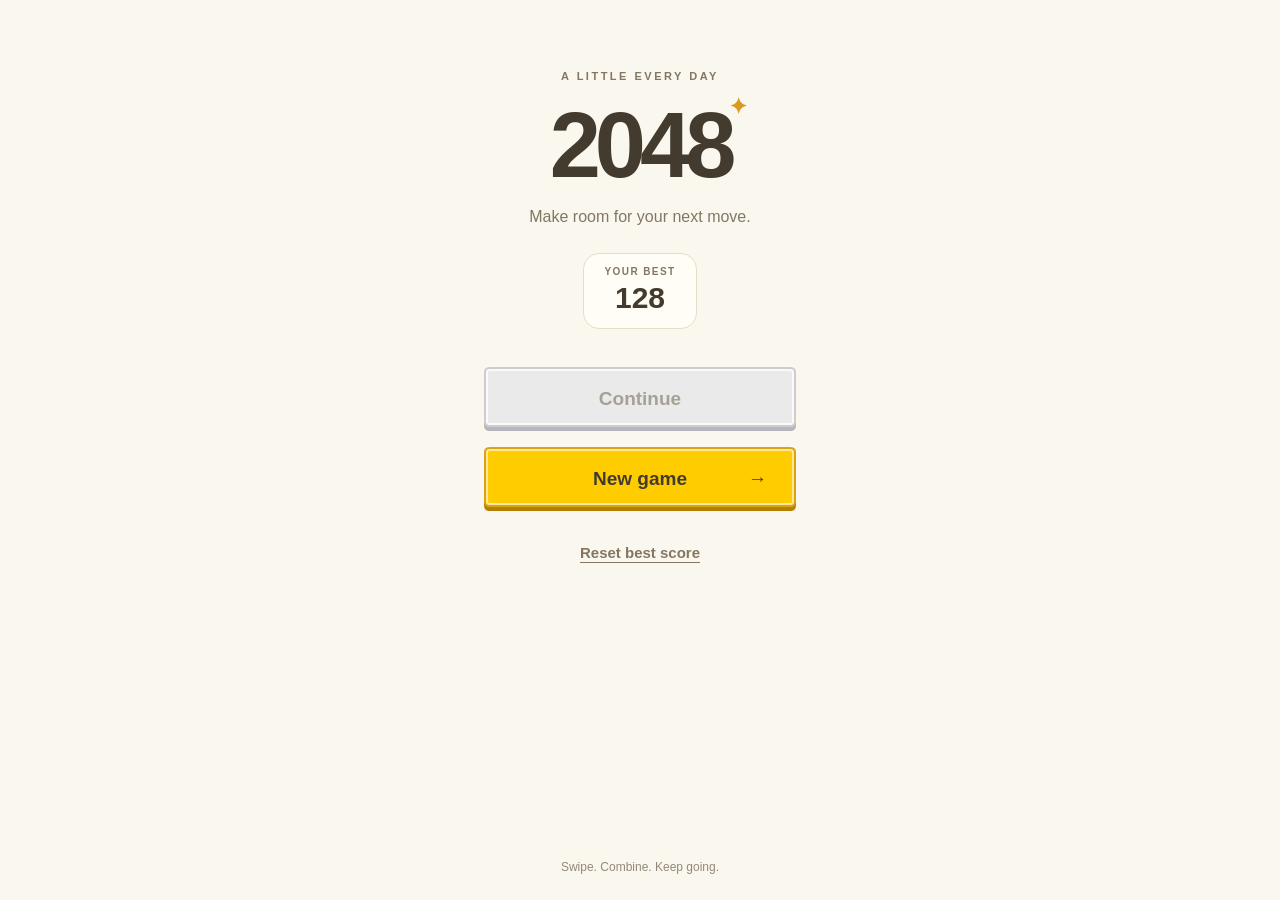
<file: design/units/UI-OD-COCOS-MENU/releases/U001/index.html>
<!doctype html>
<html lang="en"><head><meta charset="utf-8"><meta name="viewport" content="width=device-width,initial-scale=1">
<title>2048 · Simulator Menu</title><link rel="stylesheet" href="menu.css"></head>
<body><main id="menu" class="screen"><div class="eyebrow">A LITTLE EVERY DAY</div>
<h1>2048<span class="spark">✦</span></h1><p class="tagline">Make room for your next move.</p>
<div class="score"><span>YOUR BEST</span><strong id="best">128</strong></div>
<nav aria-label="Game menu"><button id="continue" class="secondary" disabled>Continue</button>
<button id="new-game" class="primary">New game <span aria-hidden="true">→</span></button>
<button id="reset-best" class="quiet">Reset best score</button></nav>
<footer>Swipe. Combine. Keep going.</footer></main>
<main id="session" class="screen" hidden><div class="eyebrow">YOUR NEXT MOVE</div><h2>Let’s begin.</h2>
<div class="board" aria-label="Session preview"><span>2</span><span>2</span><span></span><span></span></div>
<p class="tagline">Session started.</p><button id="menu-back" class="secondary">Menu</button>
<footer>Every move is a new beginning.</footer></main>
<dialog id="reset-dialog" aria-labelledby="reset-title"><div class="dialog-mark" aria-hidden="true">↺</div>
<h2 id="reset-title">A fresh start?</h2><p>Your best score will return to zero.<br><span id="reset-detail">You can start a new session next.</span></p>
<div class="dialog-actions"><button id="cancel" class="secondary">Cancel</button><button id="confirm-reset" class="primary">Reset</button></div></dialog>
<script src="menu.js"></script></body></html>
</file>
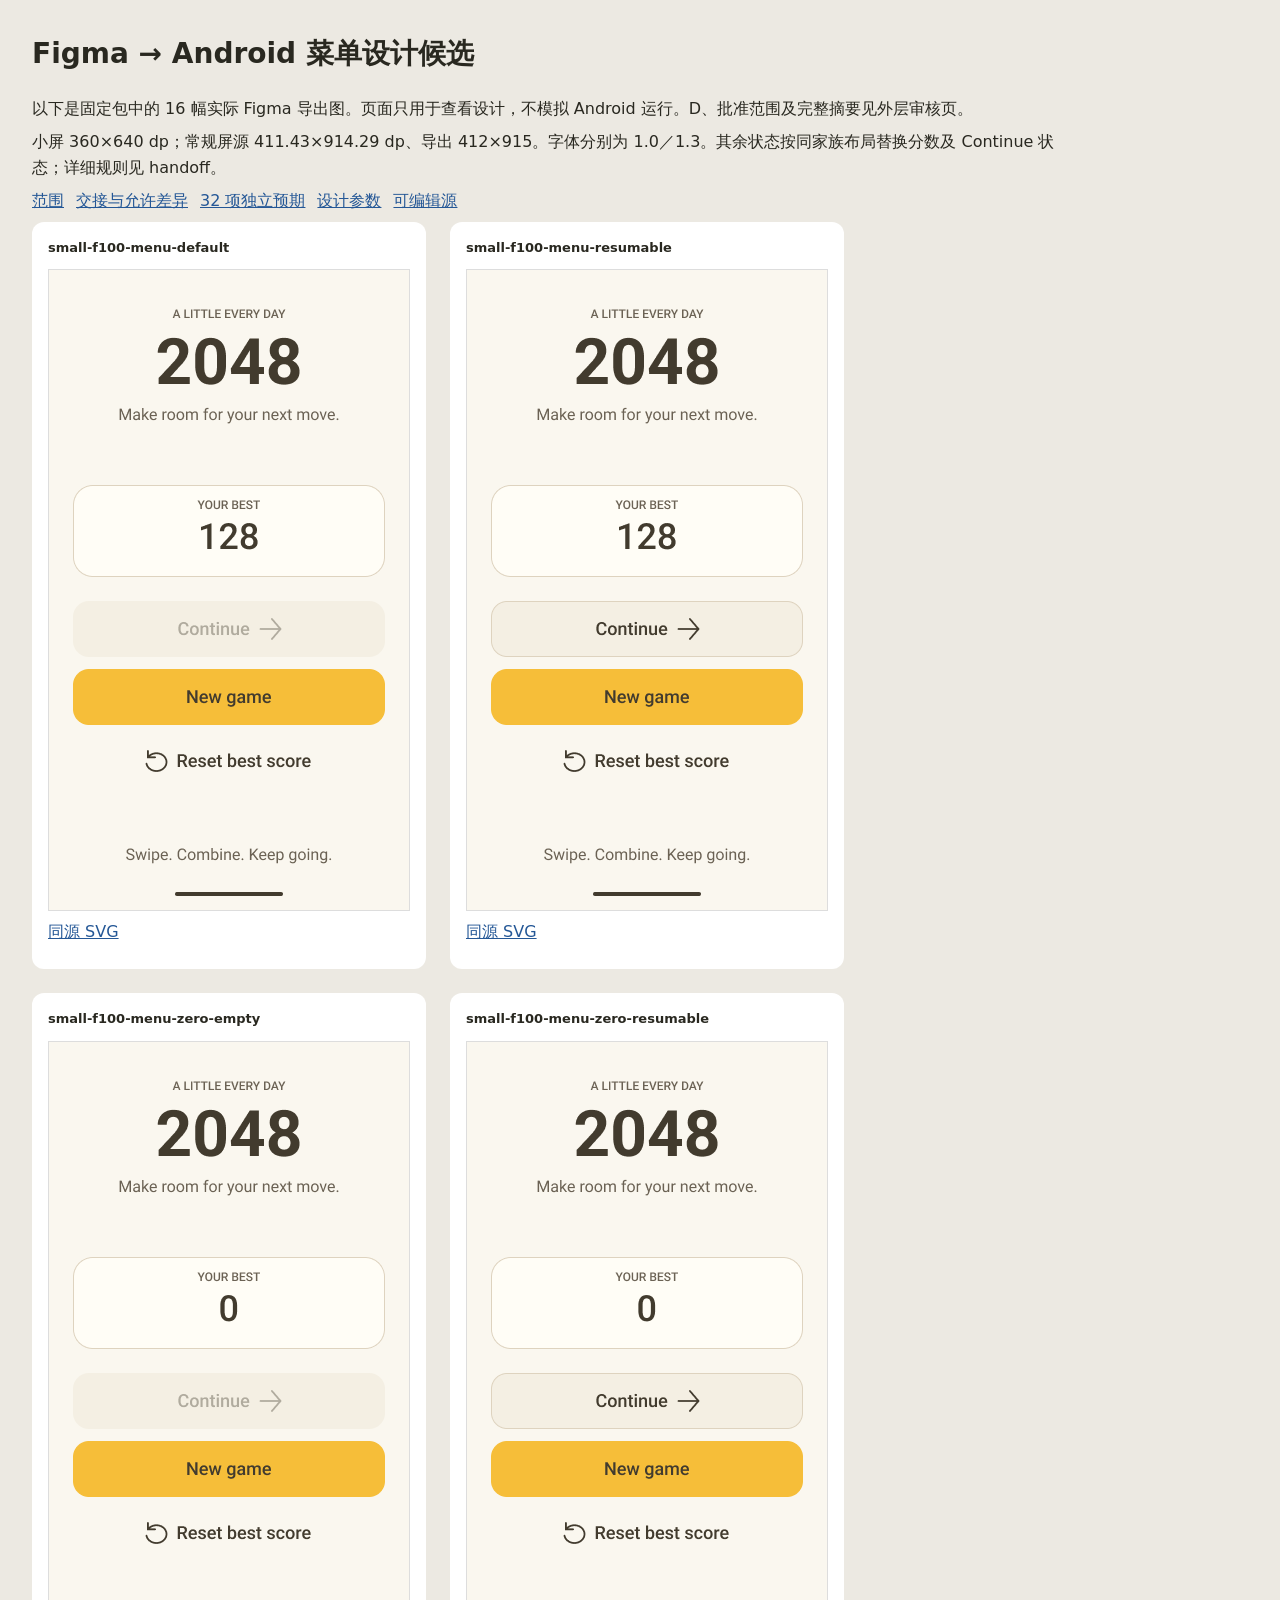
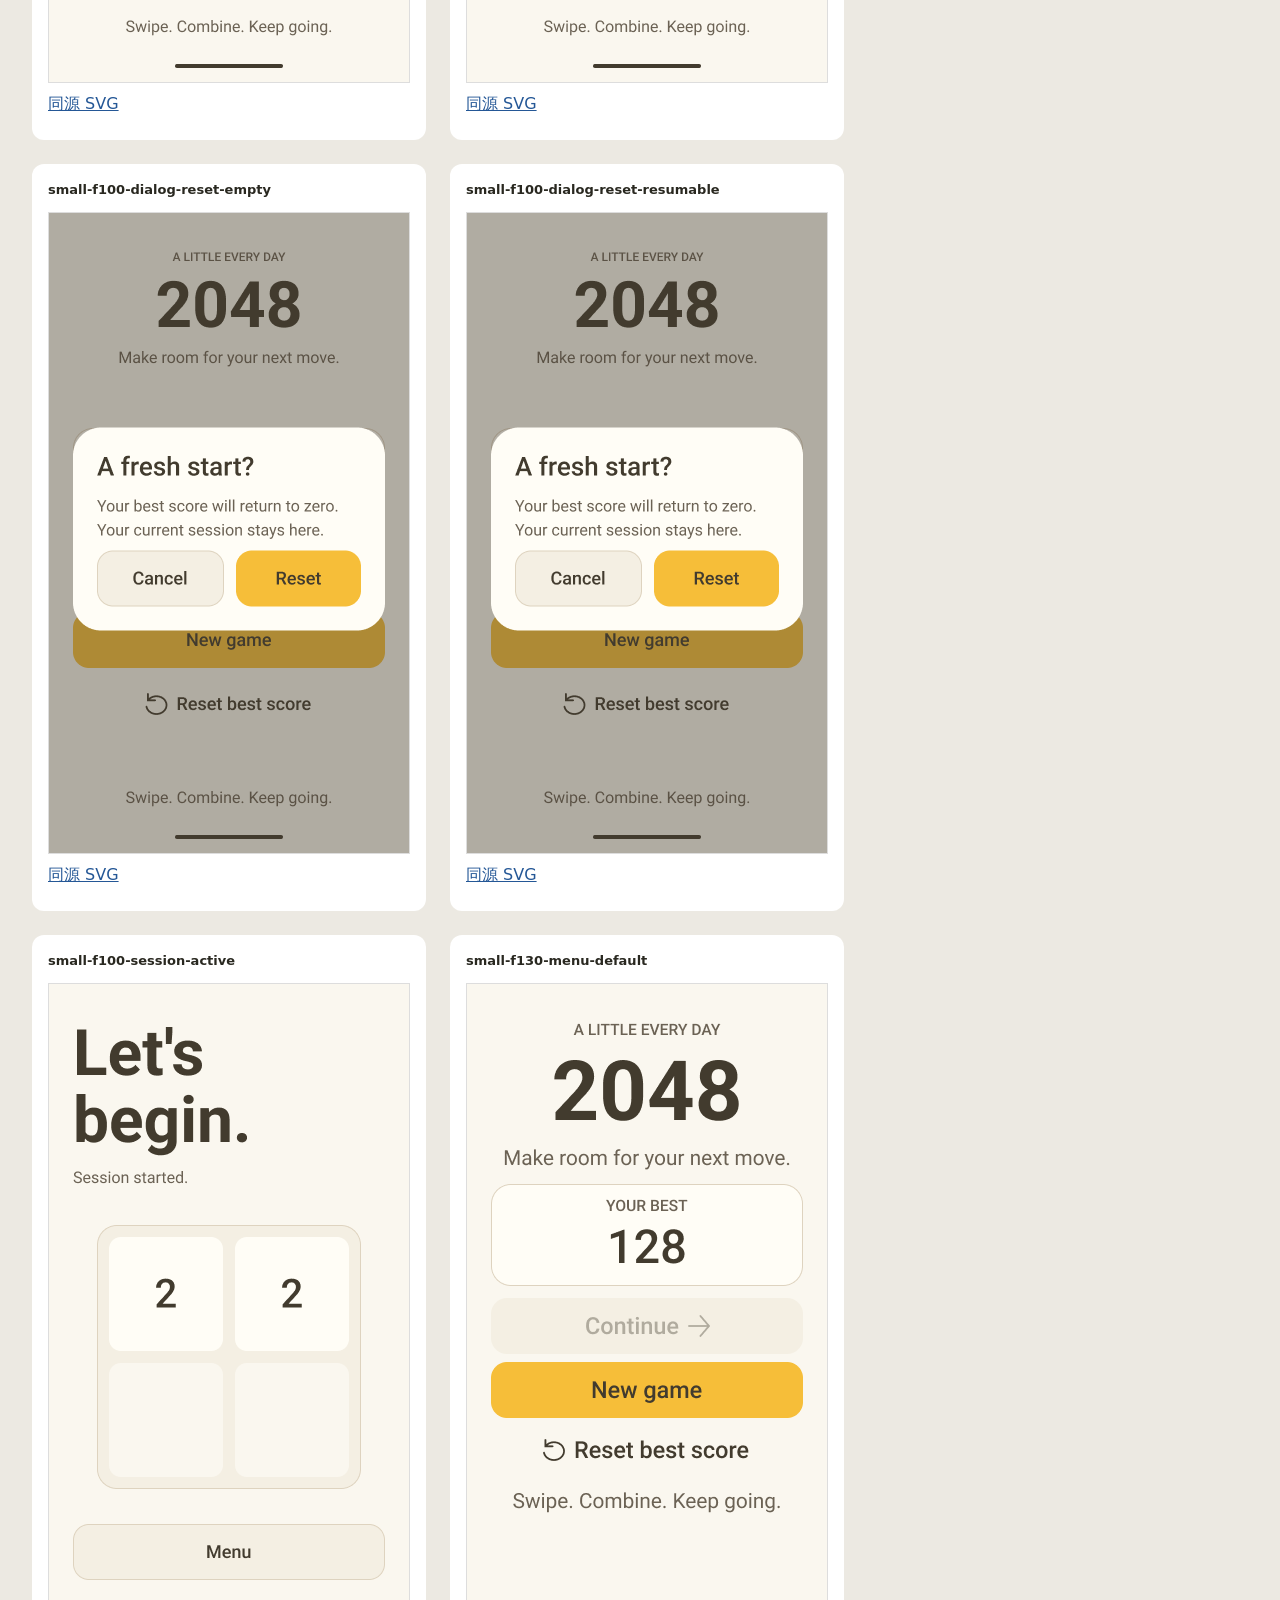
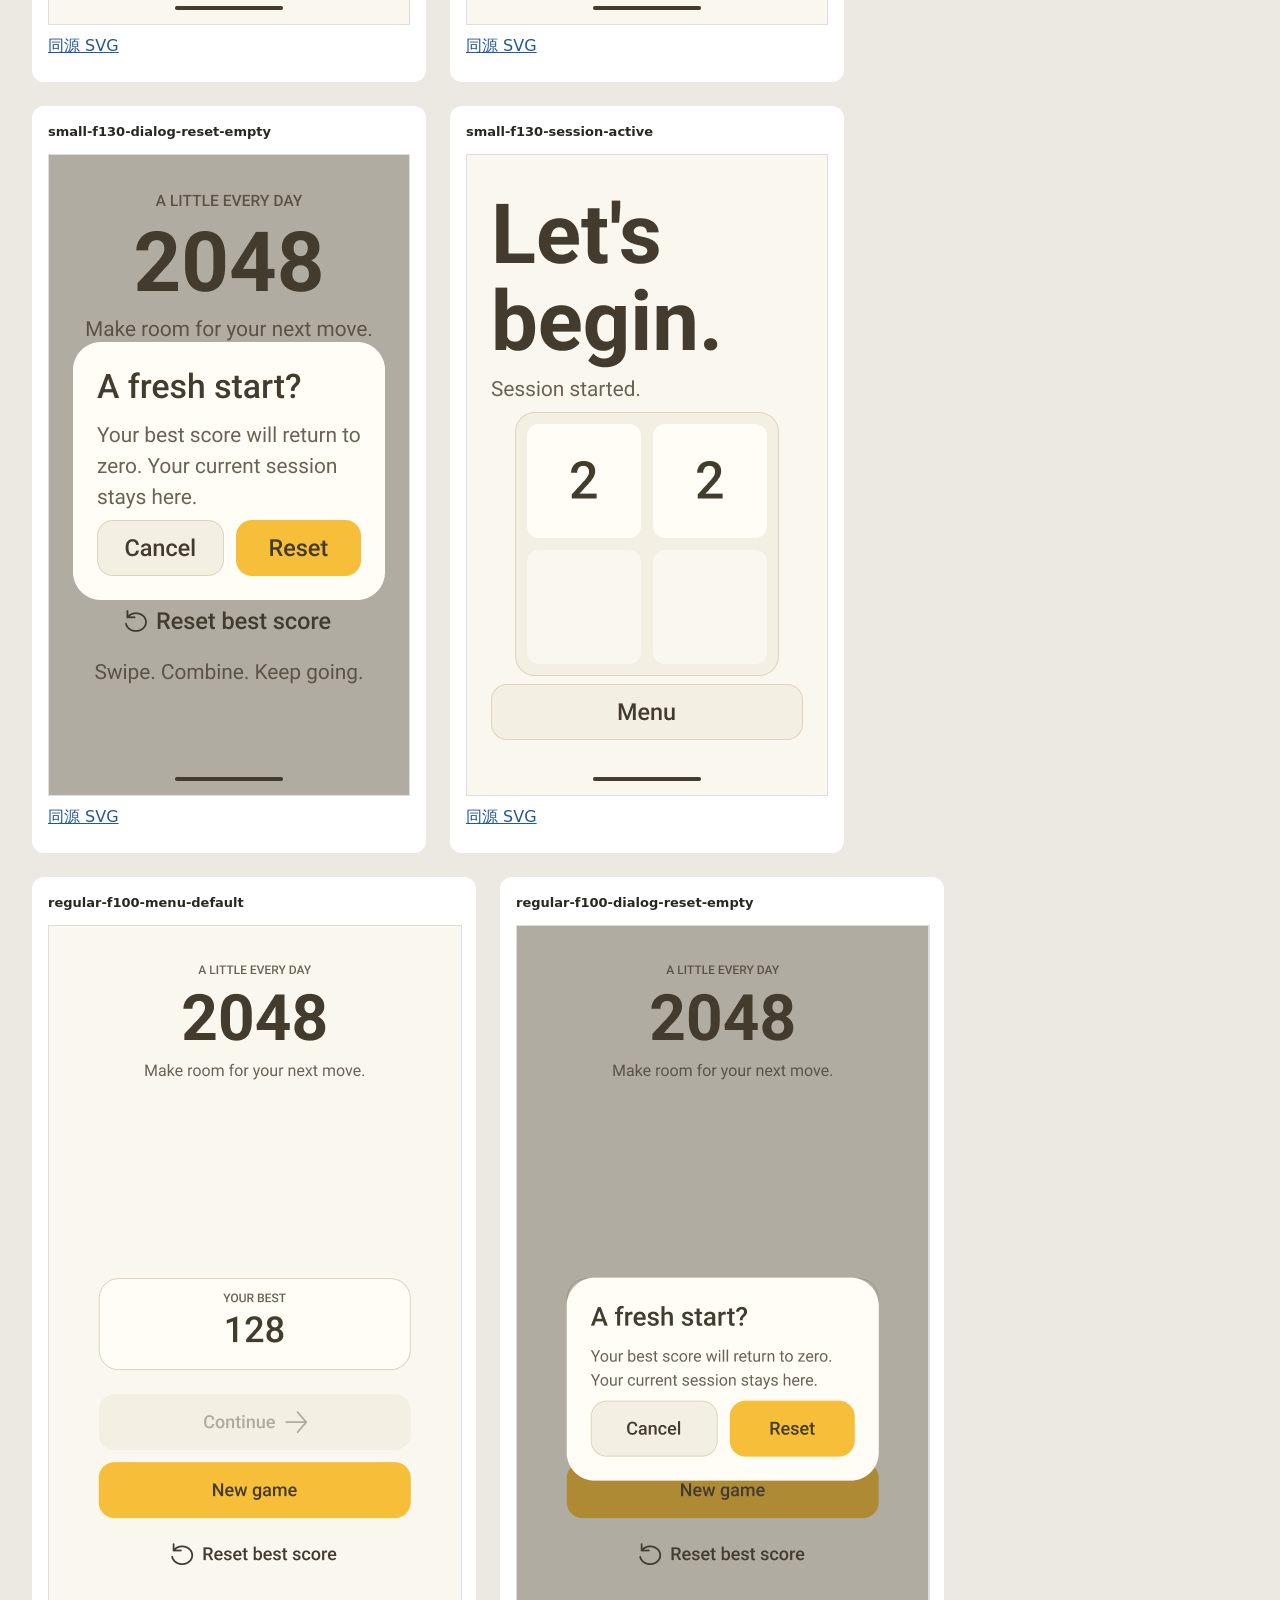
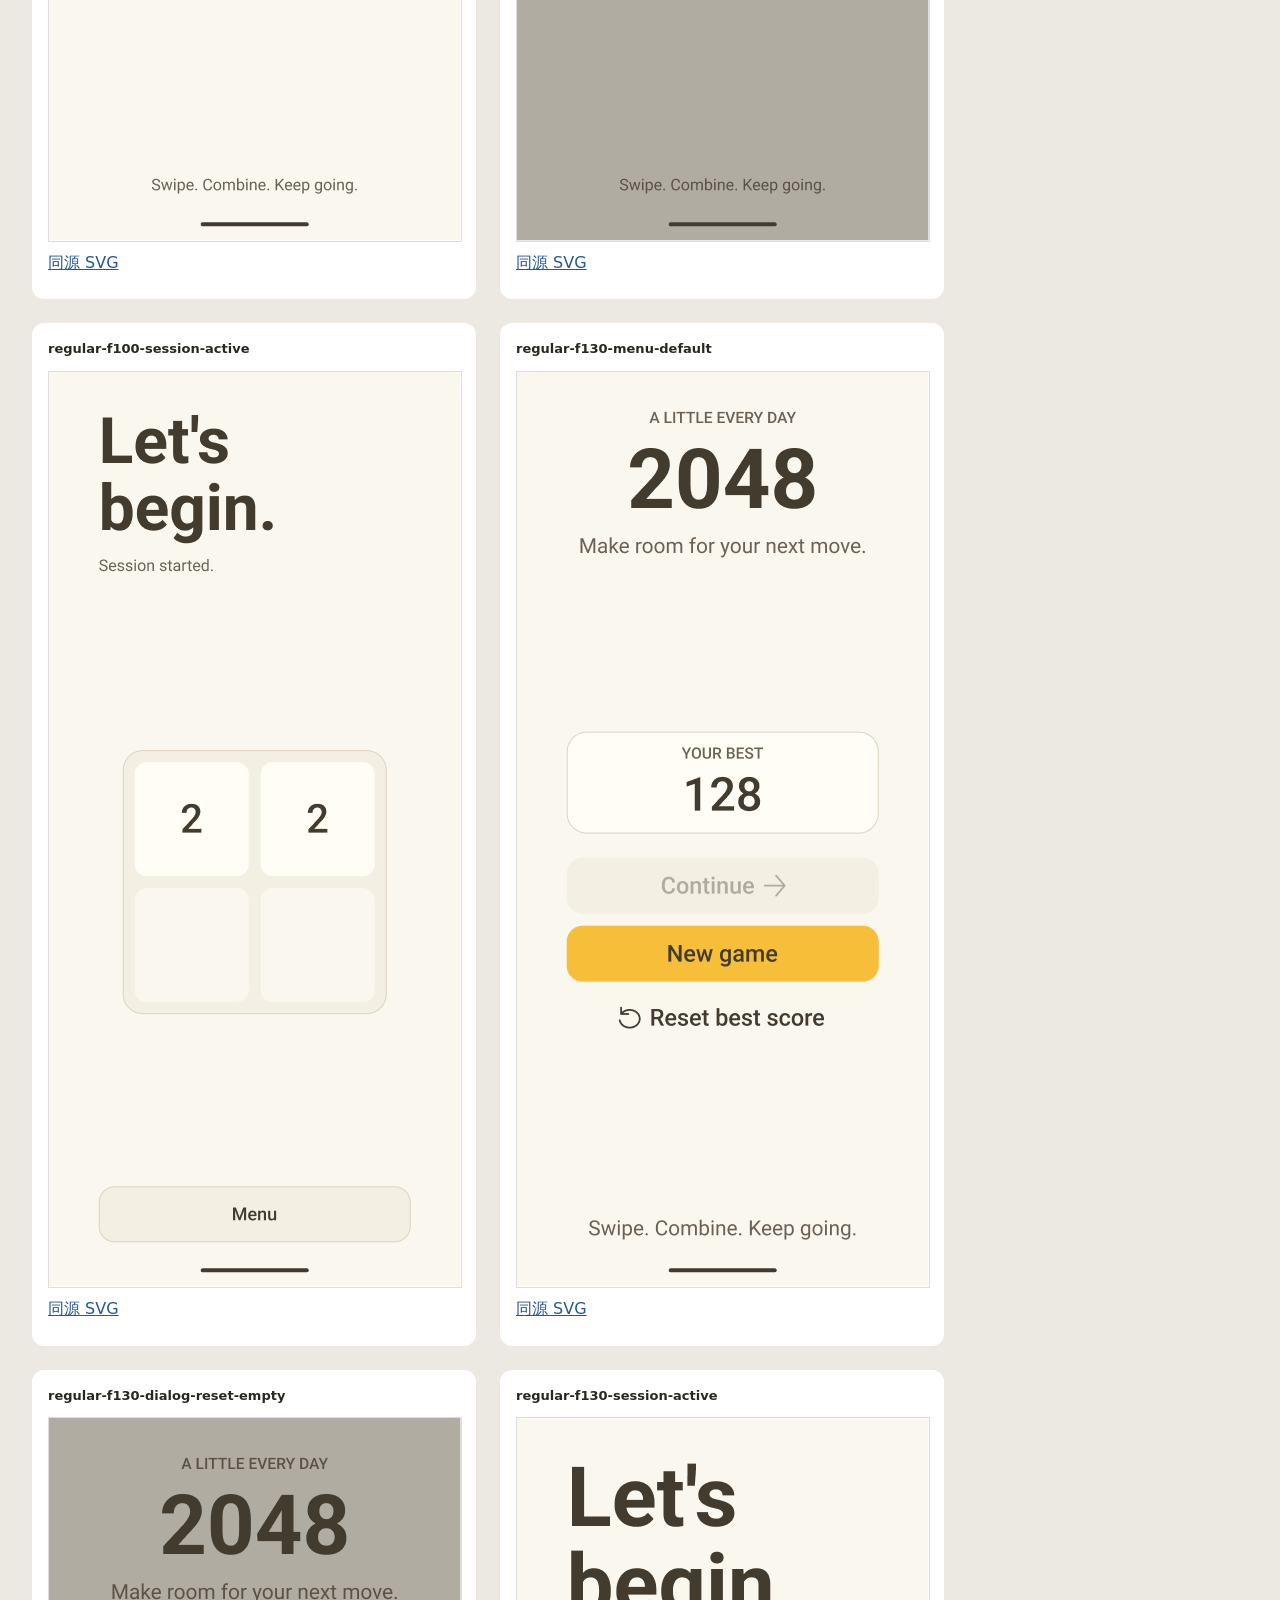
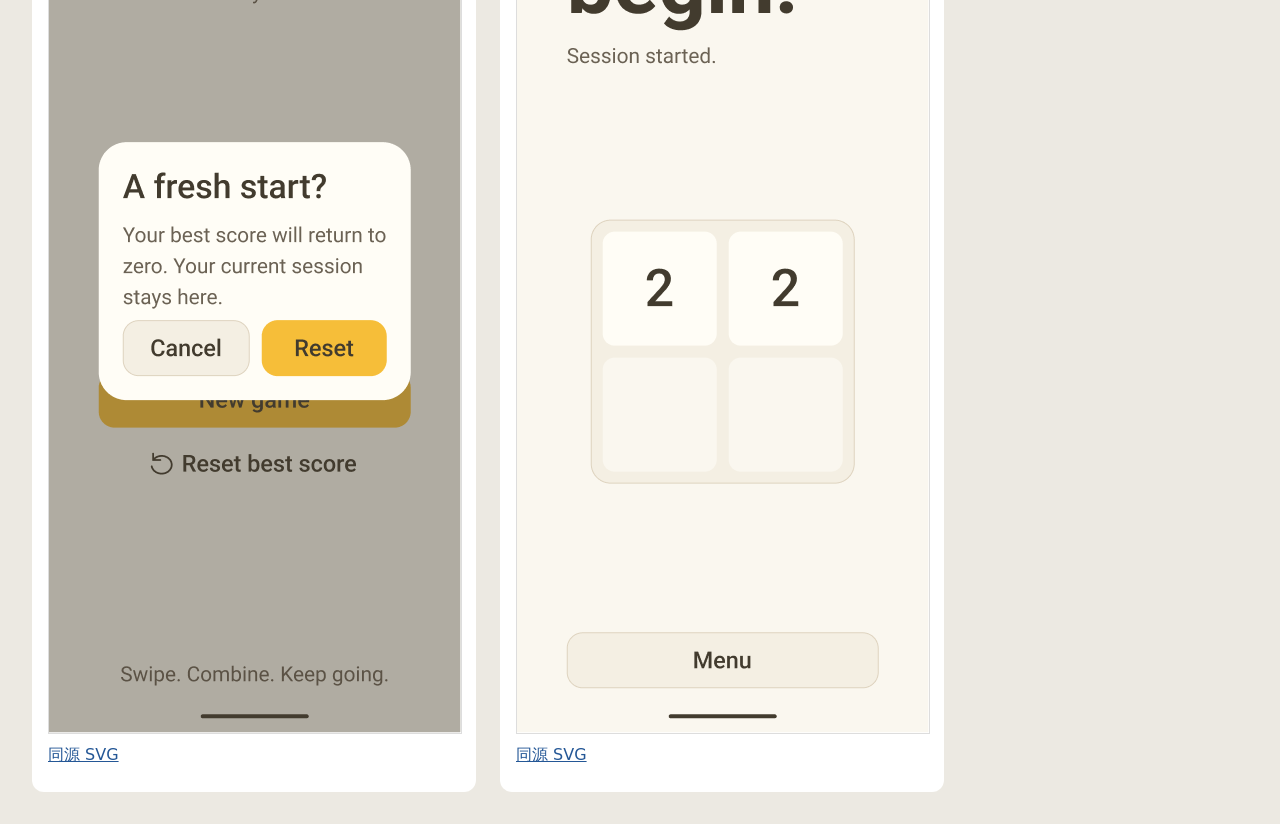
<file: design/units/UI-FIGMA-ANDROID-MENU/releases/U001/references.html>
<!doctype html>
<html lang="zh-CN"><head><meta charset="utf-8"><meta name="viewport" content="width=device-width, initial-scale=1"><title>Figma Android 设计审核参考</title>
<style>body{font:16px/1.6 system-ui,sans-serif;margin:32px;background:#ece9e2;color:#292820}header{max-width:1050px}h1{font-size:28px}main{display:flex;gap:24px;flex-wrap:wrap;align-items:flex-start}figure{margin:0;padding:16px;background:white;border-radius:12px;max-width:412px}figcaption{font:600 13px/1.5 system-ui;margin-bottom:12px}img{display:block;width:auto;max-width:100%;height:auto;border:1px solid #ddd}a{color:#245796}p{margin:8px 0}nav a{display:inline-block;margin:0 12px 8px 0}</style></head><body>
<header><h1>Figma → Android 菜单设计候选</h1><p>以下是固定包中的 16 幅实际 Figma 导出图。页面只用于查看设计，不模拟 Android 运行。D、批准范围及完整摘要见外层审核页。</p><p>小屏 360×640 dp；常规屏源 411.43×914.29 dp、导出 412×915。字体分别为 1.0／1.3。其余状态按同家族布局替换分数及 Continue 状态；详细规则见 handoff。</p><nav><a href="brief.md">范围</a><a href="handoff.md">交接与允许差异</a><a href="expected-copy.json">32 项独立预期</a><a href="tokens.json">设计参数</a><a href="source/native-source.fig">可编辑源</a></nav></header><main>
<figure id="small-f100-menu-default"><figcaption>small-f100-menu-default</figcaption><a href="references/small-f100-menu-default.png"><img src="references/small-f100-menu-default.png" alt="small-f100-menu-default — actual Figma export"></a><p><a href="references/small-f100-menu-default.svg">同源 SVG</a></p></figure>
<figure id="small-f100-menu-resumable"><figcaption>small-f100-menu-resumable</figcaption><a href="references/small-f100-menu-resumable.png"><img src="references/small-f100-menu-resumable.png" alt="small-f100-menu-resumable — actual Figma export"></a><p><a href="references/small-f100-menu-resumable.svg">同源 SVG</a></p></figure>
<figure id="small-f100-menu-zero-empty"><figcaption>small-f100-menu-zero-empty</figcaption><a href="references/small-f100-menu-zero-empty.png"><img src="references/small-f100-menu-zero-empty.png" alt="small-f100-menu-zero-empty — actual Figma export"></a><p><a href="references/small-f100-menu-zero-empty.svg">同源 SVG</a></p></figure>
<figure id="small-f100-menu-zero-resumable"><figcaption>small-f100-menu-zero-resumable</figcaption><a href="references/small-f100-menu-zero-resumable.png"><img src="references/small-f100-menu-zero-resumable.png" alt="small-f100-menu-zero-resumable — actual Figma export"></a><p><a href="references/small-f100-menu-zero-resumable.svg">同源 SVG</a></p></figure>
<figure id="small-f100-dialog-reset-empty"><figcaption>small-f100-dialog-reset-empty</figcaption><a href="references/small-f100-dialog-reset-empty.png"><img src="references/small-f100-dialog-reset-empty.png" alt="small-f100-dialog-reset-empty — actual Figma export"></a><p><a href="references/small-f100-dialog-reset-empty.svg">同源 SVG</a></p></figure>
<figure id="small-f100-dialog-reset-resumable"><figcaption>small-f100-dialog-reset-resumable</figcaption><a href="references/small-f100-dialog-reset-resumable.png"><img src="references/small-f100-dialog-reset-resumable.png" alt="small-f100-dialog-reset-resumable — actual Figma export"></a><p><a href="references/small-f100-dialog-reset-resumable.svg">同源 SVG</a></p></figure>
<figure id="small-f100-session-active"><figcaption>small-f100-session-active</figcaption><a href="references/small-f100-session-active.png"><img src="references/small-f100-session-active.png" alt="small-f100-session-active — actual Figma export"></a><p><a href="references/small-f100-session-active.svg">同源 SVG</a></p></figure>
<figure id="small-f130-menu-default"><figcaption>small-f130-menu-default</figcaption><a href="references/small-f130-menu-default.png"><img src="references/small-f130-menu-default.png" alt="small-f130-menu-default — actual Figma export"></a><p><a href="references/small-f130-menu-default.svg">同源 SVG</a></p></figure>
<figure id="small-f130-dialog-reset-empty"><figcaption>small-f130-dialog-reset-empty</figcaption><a href="references/small-f130-dialog-reset-empty.png"><img src="references/small-f130-dialog-reset-empty.png" alt="small-f130-dialog-reset-empty — actual Figma export"></a><p><a href="references/small-f130-dialog-reset-empty.svg">同源 SVG</a></p></figure>
<figure id="small-f130-session-active"><figcaption>small-f130-session-active</figcaption><a href="references/small-f130-session-active.png"><img src="references/small-f130-session-active.png" alt="small-f130-session-active — actual Figma export"></a><p><a href="references/small-f130-session-active.svg">同源 SVG</a></p></figure>
<figure id="regular-f100-menu-default"><figcaption>regular-f100-menu-default</figcaption><a href="references/regular-f100-menu-default.png"><img src="references/regular-f100-menu-default.png" alt="regular-f100-menu-default — actual Figma export"></a><p><a href="references/regular-f100-menu-default.svg">同源 SVG</a></p></figure>
<figure id="regular-f100-dialog-reset-empty"><figcaption>regular-f100-dialog-reset-empty</figcaption><a href="references/regular-f100-dialog-reset-empty.png"><img src="references/regular-f100-dialog-reset-empty.png" alt="regular-f100-dialog-reset-empty — actual Figma export"></a><p><a href="references/regular-f100-dialog-reset-empty.svg">同源 SVG</a></p></figure>
<figure id="regular-f100-session-active"><figcaption>regular-f100-session-active</figcaption><a href="references/regular-f100-session-active.png"><img src="references/regular-f100-session-active.png" alt="regular-f100-session-active — actual Figma export"></a><p><a href="references/regular-f100-session-active.svg">同源 SVG</a></p></figure>
<figure id="regular-f130-menu-default"><figcaption>regular-f130-menu-default</figcaption><a href="references/regular-f130-menu-default.png"><img src="references/regular-f130-menu-default.png" alt="regular-f130-menu-default — actual Figma export"></a><p><a href="references/regular-f130-menu-default.svg">同源 SVG</a></p></figure>
<figure id="regular-f130-dialog-reset-empty"><figcaption>regular-f130-dialog-reset-empty</figcaption><a href="references/regular-f130-dialog-reset-empty.png"><img src="references/regular-f130-dialog-reset-empty.png" alt="regular-f130-dialog-reset-empty — actual Figma export"></a><p><a href="references/regular-f130-dialog-reset-empty.svg">同源 SVG</a></p></figure>
<figure id="regular-f130-session-active"><figcaption>regular-f130-session-active</figcaption><a href="references/regular-f130-session-active.png"><img src="references/regular-f130-session-active.png" alt="regular-f130-session-active — actual Figma export"></a><p><a href="references/regular-f130-session-active.svg">同源 SVG</a></p></figure>
</main></body></html>
</file>
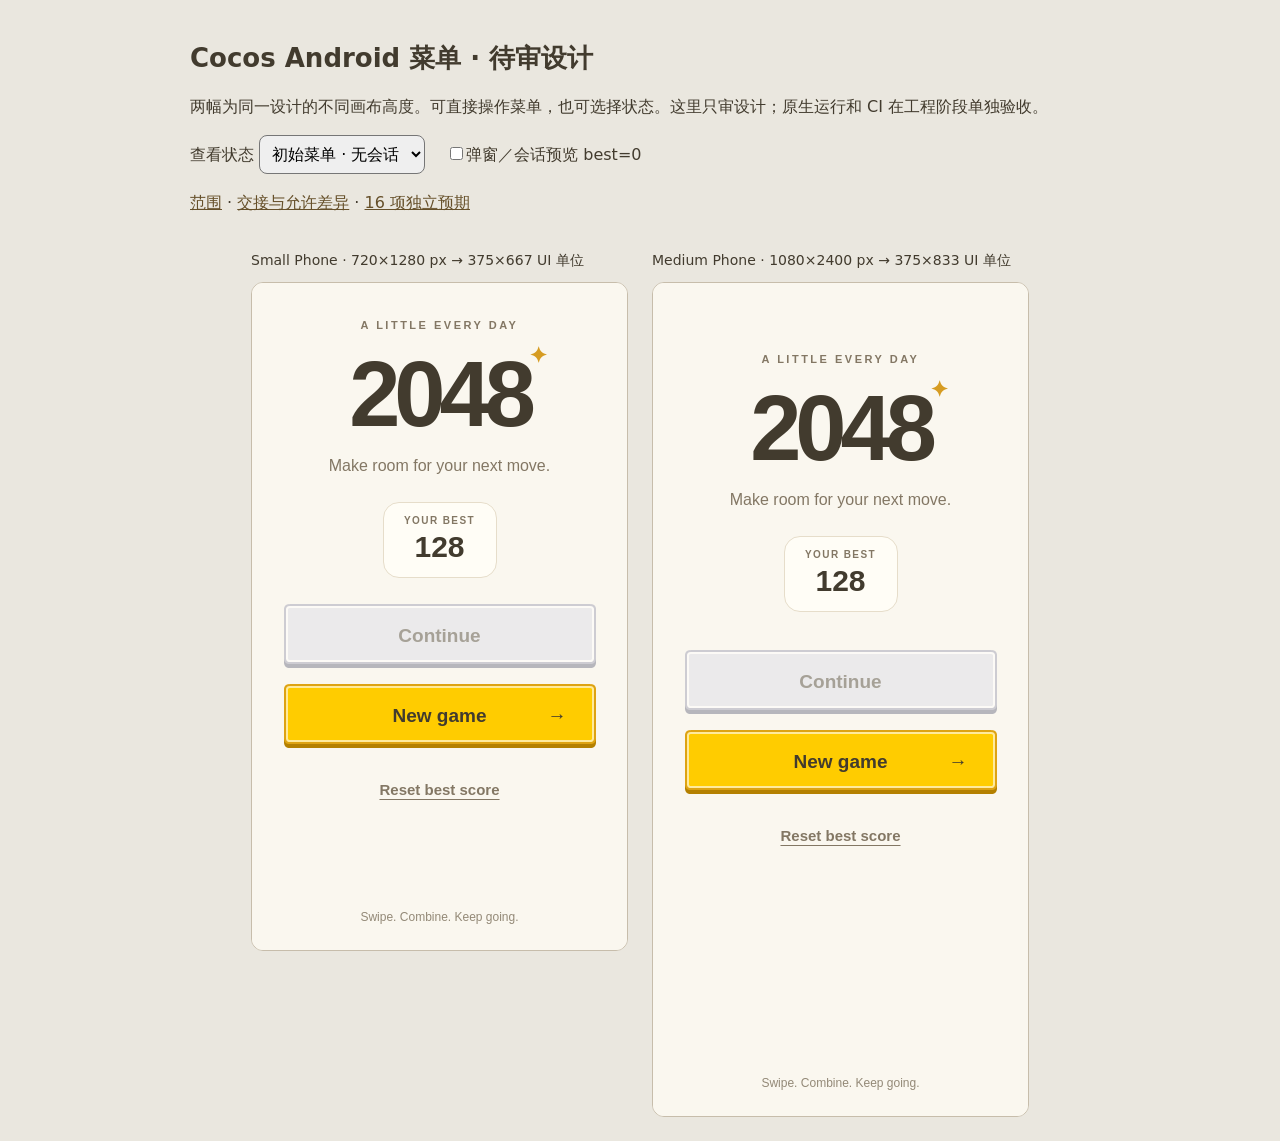
<file: design/units/UI-OD-COCOS-MENU/releases/U001/references.html>
<!doctype html><html lang="zh-CN"><head><meta charset="utf-8"><meta name="viewport" content="width=device-width,initial-scale=1"><title>Cocos Android · 设计审核</title>
<style>body{margin:0;padding:24px;background:#eae7df;color:#423b2e;font:16px system-ui,sans-serif}h1{font-size:26px}header{max-width:900px;margin:0 auto 24px}p{line-height:1.6}select{font:inherit;padding:8px;border-radius:8px}section{display:flex;justify-content:center;align-items:flex-start;gap:24px;flex-wrap:wrap}figure{margin:0}figcaption{padding:12px 0;font-size:14px}iframe{display:block;border:1px solid #c7bdab;border-radius:12px;background:#faf7ef}a{color:#66502a}</style></head>
<body><header><h1>Cocos Android 菜单 · 待审设计</h1><p>两幅为同一设计的不同画布高度。可直接操作菜单，也可选择状态。这里只审设计；原生运行和 CI 在工程阶段单独验收。</p>
<label>查看状态 <select id="state"><option value="default">初始菜单 · 无会话</option><option value="resumable">可继续菜单</option><option value="zero-empty">已归零 · 无会话</option><option value="zero-resumable">已归零 · 有会话</option><option value="reset-empty">重置确认 · 无会话</option><option value="reset-resumable">重置确认 · 有会话</option><option value="active">会话画面</option></select></label>
<label style="margin-left:16px"><input id="zero" type="checkbox">弹窗／会话预览 best=0</label><p><a href="brief.md">范围</a> · <a href="handoff.md">交接与允许差异</a> · <a href="expected-copy.json">16 项独立预期</a></p></header>
<section><figure><figcaption>Small Phone · 720×1280 px → 375×667 UI 单位</figcaption><iframe id="small" title="Small Phone design" width="375" height="667" src="index.html?state=default"></iframe></figure>
<figure><figcaption>Medium Phone · 1080×2400 px → 375×833 UI 单位</figcaption><iframe id="regular" title="Medium Phone design" width="375" height="833" src="index.html?state=default"></iframe></figure></section>
<script>const state=document.querySelector('#state'),zero=document.querySelector('#zero');function render(){const url='index.html?state='+encodeURIComponent(state.value)+(zero.checked?'&best=0':'');document.querySelector('#small').src=url;document.querySelector('#regular').src=url}state.onchange=render;zero.onchange=render;</script></body></html>
</file>
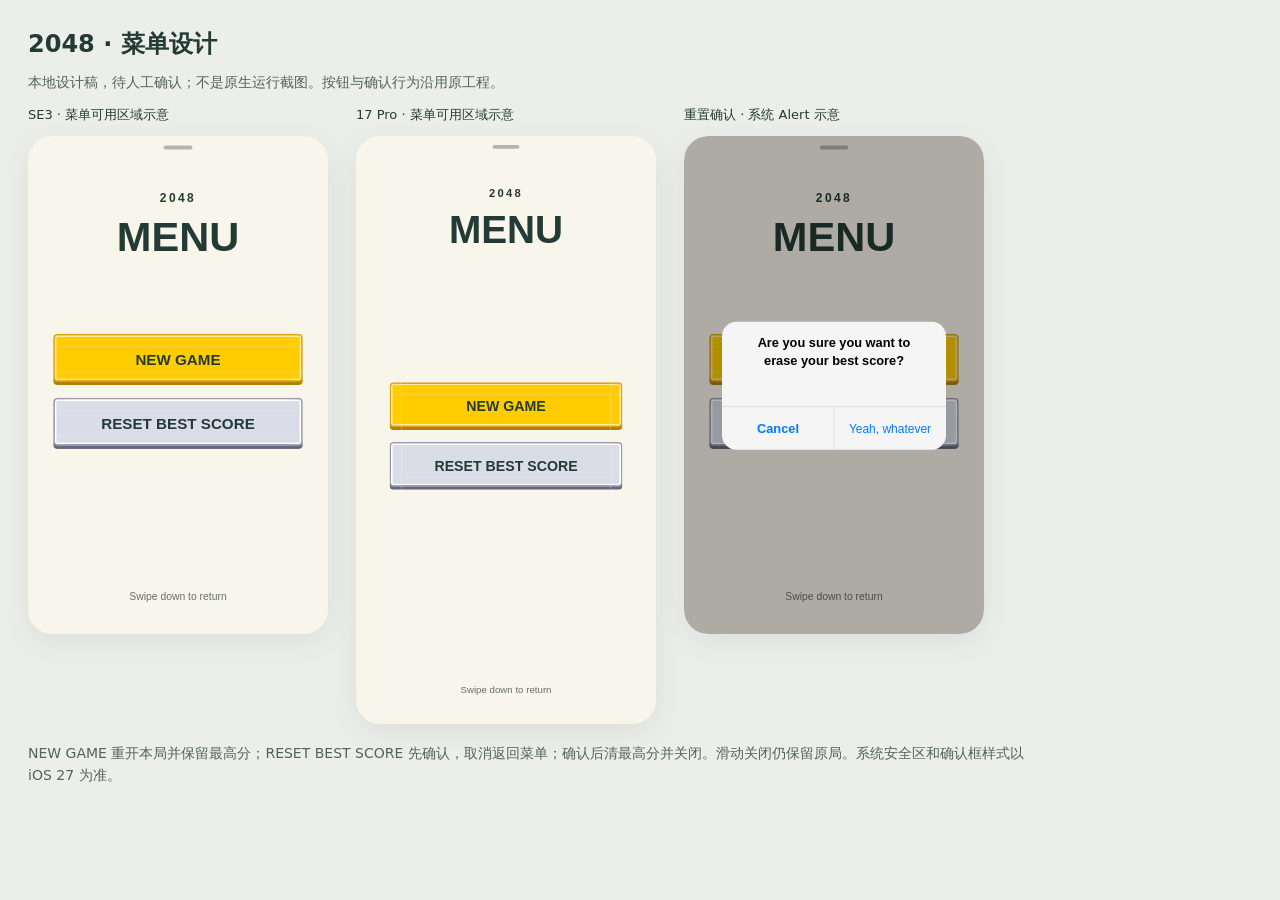
<file: design/units/UI-2048-MENU/releases/U001/references/preview.html>
<!doctype html><html lang="zh-CN"><meta charset="utf-8"><title>2048 菜单设计 · 待审核</title><style>*{box-sizing:border-box}body{margin:0;background:#eceeea;color:#243a34;font-family:system-ui,sans-serif;padding:28px}h1{font-size:24px;margin:0 0 8px}p{color:#52635a;font-size:14px}main{display:flex;gap:28px;align-items:start}figure{margin:0}figcaption{margin-bottom:12px;font-size:13px}img{width:300px;box-shadow:0 8px 30px #243a3415;border-radius:24px}.note{max-width:1000px;line-height:1.6}</style><h1>2048 · 菜单设计</h1><p>本地设计稿，待人工确认；不是原生运行截图。按钮与确认行为沿用原工程。</p><main><figure><figcaption>SE3 · 菜单可用区域示意</figcaption><img src="menu-se.svg"></figure><figure><figcaption>17 Pro · 菜单可用区域示意</figcaption><img src="menu-pro.svg"></figure><figure><figcaption>重置确认 · 系统 Alert 示意</figcaption><img src="confirm-se.svg"></figure></main><p class="note">NEW GAME 重开本局并保留最高分；RESET BEST SCORE 先确认，取消返回菜单；确认后清最高分并关闭。滑动关闭仍保留原局。系统安全区和确认框样式以 iOS 27 为准。</p></html>
</file>
<file: design/units/UI-OD-COCOS-MENU/releases/U001/menu.css>
*{box-sizing:border-box} :root{color-scheme:light;font-family:Arial,sans-serif;background:#faf7ef;color:#423b2e}
body{margin:0;min-height:100svh} [hidden]{display:none!important} .screen{width:min(312px,calc(100% - 48px));min-height:100svh;margin:auto;display:flex;flex-direction:column;align-items:center;padding:70px 0 24px;text-align:center}
.eyebrow{font-size:11px;letter-spacing:2.5px;font-weight:700;color:#837764} h1{font-size:92px;letter-spacing:-6px;line-height:1;margin:17px 0 14px;position:relative;font-weight:800}.spark{position:absolute;font-size:22px;top:-3px;right:-17px;letter-spacing:0;color:#d69c22}
.tagline{font-size:16px;line-height:1.5;color:#837764;margin:0 0 24px}.score{border:1px solid #e6ddca;border-radius:16px;background:#fffdf6;width:114px;padding:12px;margin-bottom:38px}.score span{display:block;font-size:10px;letter-spacing:1.4px;font-weight:700;color:#837764}.score strong{font-size:30px;line-height:1.2;display:block;margin-top:3px}
nav{width:100%;display:grid;gap:16px} button{appearance:none;font:700 19px Arial,sans-serif;color:#423b2e;min-height:64px;width:100%;cursor:pointer;border:0;background:transparent;position:relative;padding:0 22px}
button.primary,button.secondary{border:16px solid transparent;border-image: url('assets/menu-primary.png') 32 fill stretch;padding:0 6px}button.secondary{border-image-source:url('assets/menu-secondary.png')}.primary span{position:absolute;right:13px}button:disabled{opacity:.45;cursor:default}.quiet{font-size:15px;min-height:50px;color:#837764;text-decoration:underline;text-underline-offset:4px}
button:focus-visible{outline:3px solid #66502a;outline-offset:3px}button:active:not(:disabled){transform:translateY(2px)}footer{margin-top:auto;padding-top:42px;font-size:12px;color:#938977;line-height:1.4}
h2{font-size:28px;letter-spacing:-.5px;margin:16px 0}.board{display:grid;grid-template-columns:1fr 1fr;gap:10px;width:220px;background:#e6ddca;border-radius:18px;padding:12px;margin:22px 0}.board span{background:#f5efdf;height:88px;border-radius:8px;display:grid;place-items:center;font-size:34px;font-weight:bold}
dialog{width:min(328px,calc(100% - 48px));border:1px solid #e6ddca;border-radius:24px;background:#fffdf6;color:#423b2e;padding:28px 20px 20px;text-align:center}dialog::backdrop{background:#423b2e66}.dialog-mark{margin:auto;width:48px;height:48px;border-radius:50%;display:grid;place-items:center;background:#fae9b7;font-size:28px}dialog p{font-size:15px;line-height:1.6;color:#837764}.dialog-actions{display:flex;gap:10px;margin-top:24px}.dialog-actions button{font-size:17px}

@media(max-height:700px){.screen{padding-top:36px}.score{margin-bottom:26px}footer{padding-top:20px}}
</file>
